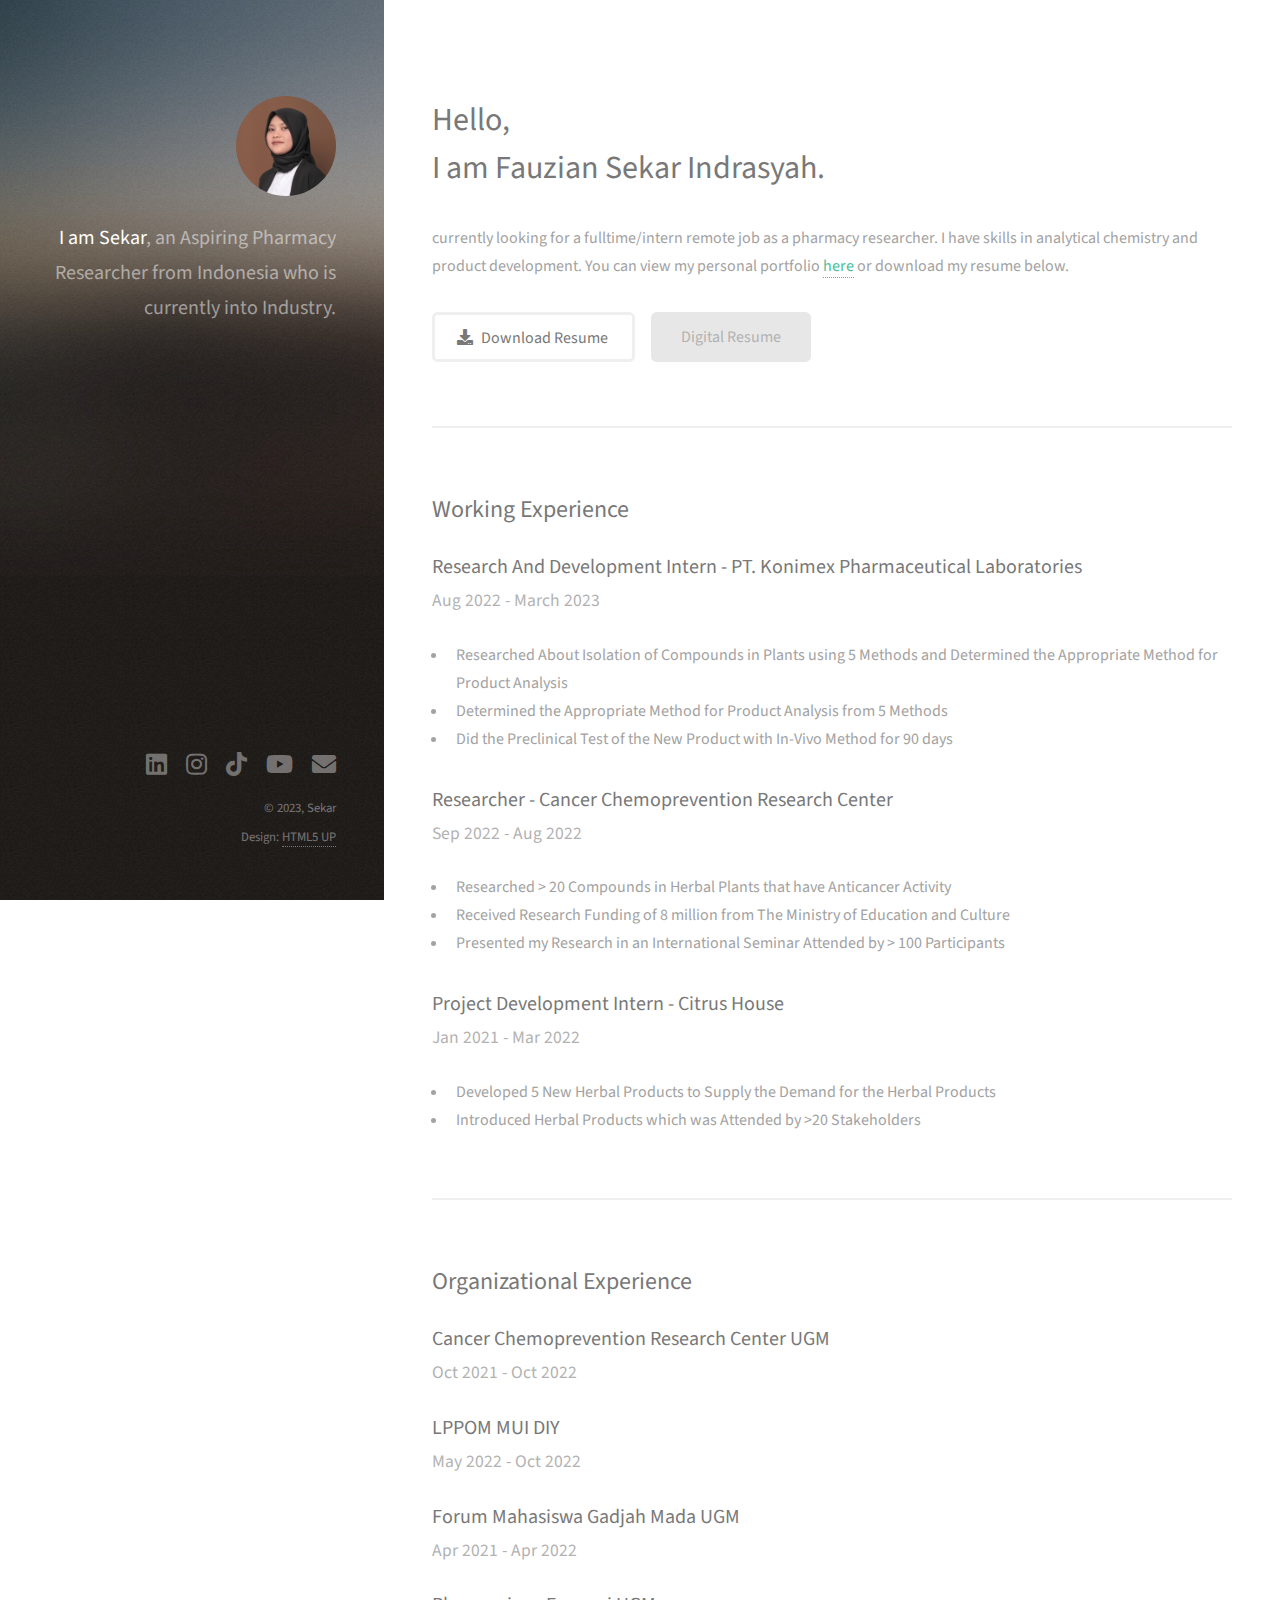
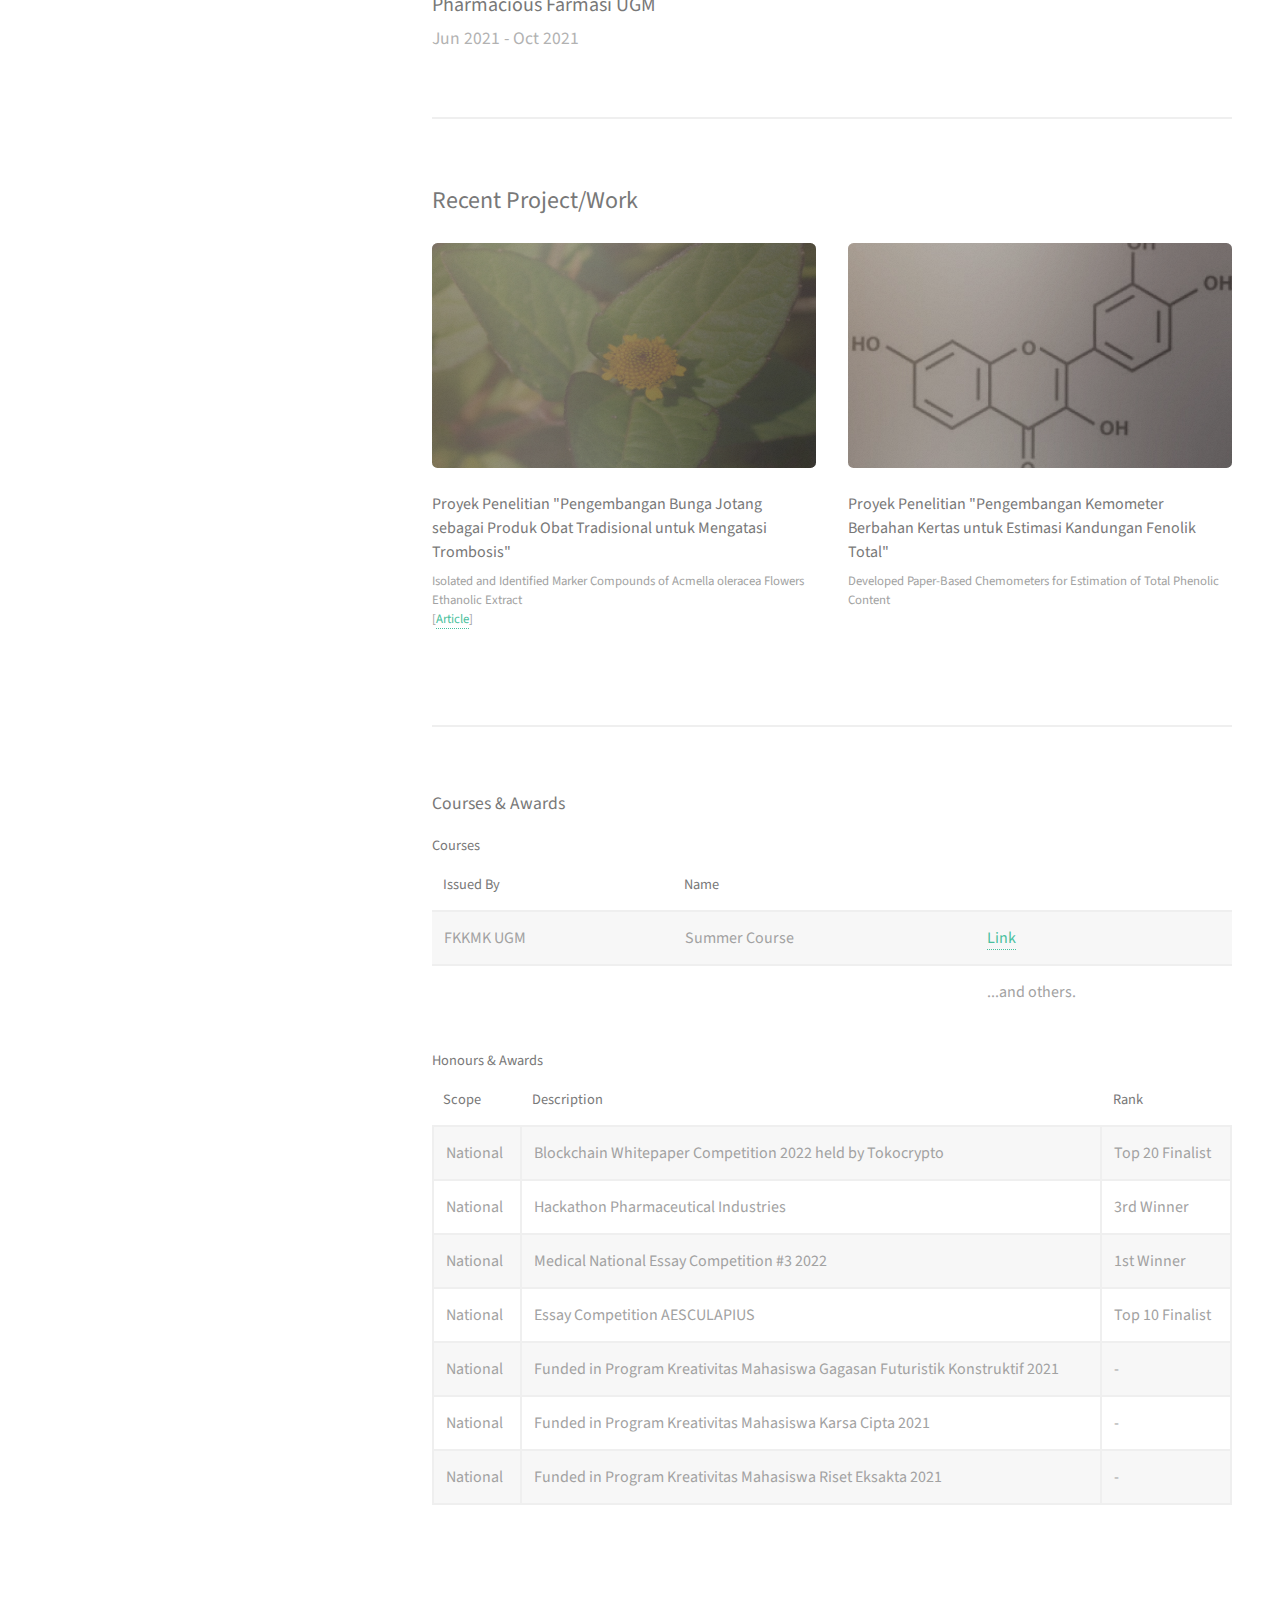
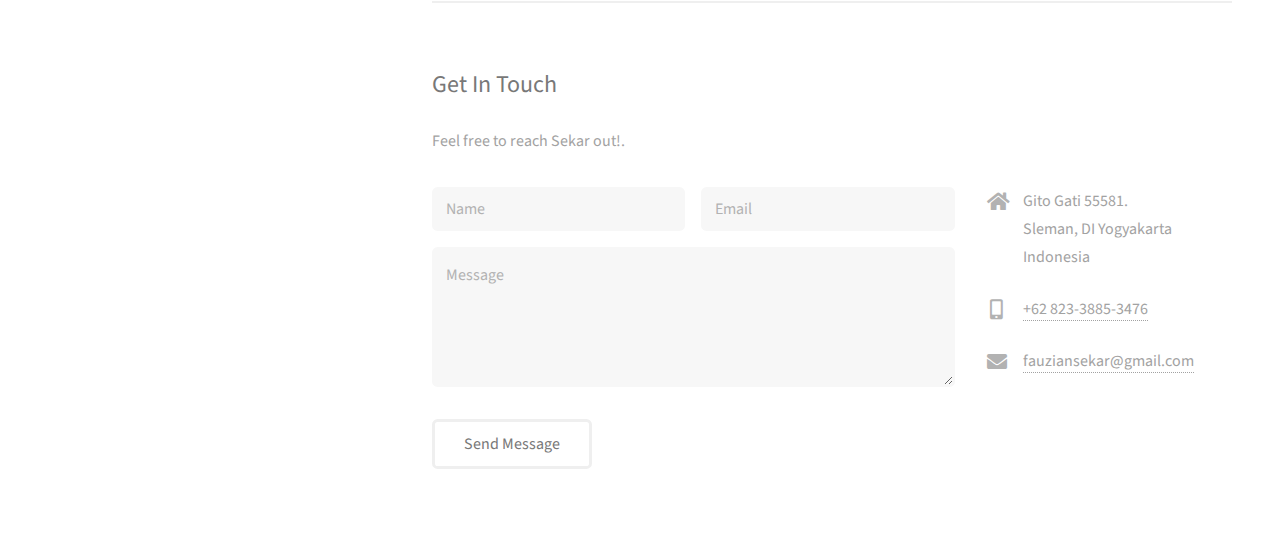
<file: about-me/index.html>
<!DOCTYPE HTML>
<!--
	Strata by HTML5 UP
	html5up.net | @ajlkn
	Free for personal and commercial use under the CCA 3.0 license (html5up.net/license)
-->
<html>
	<head>
		<title>Fauzian Sekar Indrasyah</title>
		<meta charset="utf-8" />
		<meta name="viewport" content="width=device-width, initial-scale=1, user-scalable=no" />
		<link rel="stylesheet" href="assets/css/main.css" />
		<link rel="icon" href="images/icon.png">
	</head>
	<body class="is-preload">

		<!-- Header -->
			<header id="header">
				<div class="inner">
					<a href="#" class="image avatar"><img src="images/avatar.jpg" alt="" /></a>
					<h1><strong>I am Sekar</strong>, an Aspiring Pharmacy<br />
					Researcher from Indonesia who is<br />
					currently into Industry.</h1>
				</div>
			</header>

		<!-- Main -->
			<div id="main">

				<!-- One -->
					<section id="one">
						<header class="major">
							<h2>Hello,<br />
							I am Fauzian Sekar Indrasyah.</h2>
						</header>
						<p>currently looking for a fulltime/intern remote job as a pharmacy researcher. I have skills in analytical chemistry and product development. You can view my personal portfolio <a href="#">here</a> or download my resume below.</p>
						<ul class="actions">
							<li><a href="#"  target="_blank" class="button icon solid fa-download">Download Resume</a></li>
							<li><a href="#" class="button disabled">Digital Resume</a></li>
						</ul>
					</section>

				<!-- Three -->
					<section id="three">
						<h2>Working Experience</h2>

						<section>
							<header>
								<h3>Research And Development Intern - PT. Konimex Pharmaceutical Laboratories</h3>
								<p>Aug 2022 - March 2023</p>
							</header>
							<ul>
								<li>Researched About Isolation of Compounds in Plants using 5 Methods and Determined the Appropriate Method for Product Analysis</li>
								<li>Determined the Appropriate Method for Product Analysis from 5 Methods</li>
								<li>Did the Preclinical Test of the New Product with In-Vivo Method for 90 days</li>
							</ul>
						</section>
						<section>
							<header>
								<h3>Researcher - Cancer Chemoprevention Research Center</h3>
								<p>Sep 2022 - Aug 2022</p>
							</header>
							<ul>
								<li>Researched > 20 Compounds in Herbal Plants that have Anticancer Activity</li>
								<li>Received Research Funding of 8 million from The Ministry of Education and Culture</li>
								<li>Presented my Research in an International Seminar Attended by > 100 Participants</li>
							</ul>
						</section>
						<section>
							<header>
								<h3>Project Development Intern - Citrus House</h3>
								<p>Jan 2021 - Mar 2022</p>
							</header>
							<ul>
								<li>Developed 5 New Herbal Products to Supply the Demand for the Herbal Products</li>
								<li>Introduced Herbal Products which was Attended by >20 Stakeholders</li>
							</ul>
						</section>
					</section>

				<!-- Three -->
					<section id="three">
						<h2>Organizational Experience</h2>

						<section>
							<header>
								<h3>Cancer Chemoprevention Research Center UGM</h3>
								<p>Oct 2021 - Oct 2022</p>
							</header>
						</section>
						<section>
							<header>
								<h3>LPPOM MUI DIY</h3>
								<p>May 2022 - Oct 2022</p>
							</header>
						</section>
						<section>
							<header>
								<h3>Forum Mahasiswa Gadjah Mada UGM</h3>
								<p>Apr 2021 - Apr 2022</p>
							</header>
						</section>
						<section>
							<header>
								<h3>Pharmacious Farmasi UGM</h3>
								<p>Jun 2021 - Oct 2021</p>
							</header>
						</section>
					</section>

				<!-- Three -->
					<section id="two">
						<h2>Recent Project/Work</h2>
						<div class="row">
							<article class="col-6 col-12-xsmall work-item">
								<a href="images/fulls/01.jpg" class="image fit thumb"><img src="images/thumbs/01.jpg" alt="" /></a>
								<h3>Proyek Penelitian "Pengembangan Bunga Jotang sebagai Produk Obat Tradisional untuk Mengatasi Trombosis"</h3>
								<p>Isolated and Identified Marker Compounds of Acmella oleracea Flowers Ethanolic Extract</p>
								<p>[<a href="#" target="_blank">Article</a>]</p>
							</article>
							<article class="col-6 col-12-xsmall work-item">
								<a href="images/fulls/02.jpg" class="image fit thumb"><img src="images/thumbs/02.jpg" alt="" /></a>
								<h3>Proyek Penelitian "Pengembangan Kemometer Berbahan Kertas untuk Estimasi Kandungan Fenolik Total"</h3>
								<p>Developed Paper-Based Chemometers for Estimation of Total Phenolic Content </p>
							</article>
						</div>
					</section>

				<!-- Three -->
					<!-- <section id="four">
						<h2>Certification</h2>
						<div class="row">
							<article class="col-6 col-12-xsmall work-item">
								<a href="images/Certification/aws-ccp-full.png" class="image fit thumb"><img src="images/Certification/aws-ccp-thumb.png" alt="" /></a>
								<h3>AWS Certified Cloud Practitioner</h3>
								<p><strong>Issued by</strong> Amazon Web Services Training and Certification</p>
								<p>[<a href="https://www.credly.com/badges/9a4e0b7c-fc3f-4331-8b54-0b6f9f719461/public_url" target="_blank">Badges</a>]</p>
							</article>
							<article class="col-6 col-12-xsmall work-item">
								<a href="images\Certification\aws-re-start-graduate-full.png" class="image fit thumb"><img src="images\Certification\aws-re-start-graduate-thumb.png" alt="" /></a>
								<h3>AWS re/Start Graduate</h3>
								<p><strong>Issued by</strong> Amazon Web Services Training and Certification</p>
								<p>[<a href="https://www.credly.com/badges/9ad4b124-8364-4488-a012-ff6724f66f9e/public_url" target="_blank">Badges</a>]</p>
							</article>
						</div>
					</section> -->

				<!-- Four -->
					<section id="four">
						<section>
							<h4>Courses & Awards</h4>
							<h5>Courses</h5>
							<div class="table-wrapper">
								<table>
									<thead>
										<tr>
											<th>Issued By</th>
											<th>Name</th>
											<th></th>
										</tr>
									</thead>
									<tbody>
										<tr>
											<td>FKKMK UGM</td>
											<td>Summer Course</td>
											<td><a href="images\Certification\WC2022_Certificate_Participant_Group2_FauzianSI.pdf" target="_blank">Link</a></td>
										</tr>
									</tbody>
									<tfoot>
										<tr>
											<td colspan="2"></td>
											<td>...and others.</td>
										</tr>
									</tfoot>
								</table>
							</div>

							<h5>Honours & Awards</h5>
							<div class="table-wrapper">
								<table class="alt">
									<thead>
										<tr>
											<th>Scope</th>
											<th>Description</th>
											<th>Rank</th>
										</tr>
									</thead>
									<tbody>
										<tr>
											<td>National</td>
											<td>Blockchain Whitepaper Competition 2022 held by Tokocrypto</td>
											<td>Top 20 Finalist</td>
										</tr>
										<tr>
											<td>National</td>
											<td>Hackathon Pharmaceutical Industries</td>
											<td>3rd Winner</td>
										</tr>
										<tr>
											<td>National</td>
											<td>Medical National Essay Competition #3 2022</td>
											<td>1st Winner</td>
										</tr>
										<tr>
											<td>National</td>
											<td>Essay Competition AESCULAPIUS</td>
											<td>Top 10 Finalist</td>
										</tr>
										<tr>
											<td>National</td>
											<td>Funded in Program Kreativitas Mahasiswa Gagasan Futuristik Konstruktif 2021</td>
											<td>-</td>
										</tr>
										<tr>
											<td>National</td>
											<td>Funded in Program Kreativitas Mahasiswa Karsa Cipta 2021</td>
											<td>-</td>
										</tr>
										<tr>
											<td>National</td>
											<td>Funded in Program Kreativitas Mahasiswa Riset Eksakta 2021</td>
											<td>-</td>
										</tr>
									</tbody>
								</table>
							</div>
						</section>

					</section>

				<!-- Five -->
					<section id="five">
						<h2>Get In Touch</h2>
						<p>Feel free to reach Sekar out!.</p>
						<div class="row">
							<div class="col-8 col-12-small">
								<form method="post" action="#">
									<div class="row gtr-uniform gtr-50">
										<div class="col-6 col-12-xsmall"><input type="text" name="name" id="name" placeholder="Name" /></div>
										<div class="col-6 col-12-xsmall"><input type="email" name="email" id="email" placeholder="Email" /></div>
										<div class="col-12"><textarea name="message" id="message" placeholder="Message" rows="4"></textarea></div>
									</div>
								</form>
								<ul class="actions">
									<li><input type="submit" value="Send Message" /></li>
								</ul>
							</div>
							<div class="col-4 col-12-small">
								<ul class="labeled-icons">
									<li>
										<h3 class="icon solid fa-home"><span class="label">Address</span></h3>
										Gito Gati 55581.<br />
										Sleman, DI Yogyakarta<br />
										Indonesia
									</li>
									<li>
										<h3 class="icon solid fa-mobile-alt"><span class="label">Phone</span></h3>
										<a href="http://wa.me/6282338853476">+62 823-3885-3476</a>
									</li>
									<li>
										<h3 class="icon solid fa-envelope"><span class="label">Email</span></h3>
										<a href="mailto:fauziansekar@gmail.com">fauziansekar@gmail.com</a>
									</li>
								</ul>
							</div>
						</div>
					</section>

			</div>

		<!-- Footer -->
			<footer id="footer">
				<div class="inner">
					<ul class="icons">
						<li><a href="https://www.linkedin.com/in/fauzian-sekar-indrasyah/" target="_blank" class="icon brands fa-linkedin"><span class="label">LinkedIn</span></a></li>
						<li><a href="https://www.instagram.com/sekarf12/" target="_blank" class="icon brands fa-instagram"><span class="label">Instagram</span></a></li>
						<li><a href="https://www.tiktok.com/@sekaar.tipstudy/" target="_blank" class="icon brands fa-tiktok"><span class="label">Tiktok</span></a></li>
						<li><a href="https://youtube.com/@sekarindrasyah/" target="_blank" class="icon brands fa-youtube"><span class="label">Youtube</span></a></li>
						<li><a href="mailto:fauziansekar@gmail.com" class="icon solid fa-envelope"><span class="label">Email</span></a></li>
					</ul>
					<ul class="copyright">
						<li>&copy; 2023, Sekar</li><li>Design: <a href="http://html5up.net" target="_blank">HTML5 UP</a></li>
					</ul>
				</div>
			</footer>

		<!-- Scripts -->
			<script src="assets/js/jquery.min.js"></script>
			<script src="assets/js/jquery.poptrox.min.js"></script>
			<script src="assets/js/browser.min.js"></script>
			<script src="assets/js/breakpoints.min.js"></script>
			<script src="assets/js/util.js"></script>
			<script src="assets/js/main.js"></script>

	</body>
</html>
</file>
<file: about-me/assets/css/main.css>
@import url("fontawesome-all.min.css");
@import url("https://fonts.googleapis.com/css?family=Source+Sans+Pro:400,400italic");

/*
	Strata by HTML5 UP
	html5up.net | @ajlkn
	Free for personal and commercial use under the CCA 3.0 license (html5up.net/license)
*/

html, body, div, span, applet, object,
iframe, h1, h2, h3, h4, h5, h6, p, blockquote,
pre, a, abbr, acronym, address, big, cite,
code, del, dfn, em, img, ins, kbd, q, s, samp,
small, strike, strong, sub, sup, tt, var, b,
u, i, center, dl, dt, dd, ol, ul, li, fieldset,
form, label, legend, table, caption, tbody,
tfoot, thead, tr, th, td, article, aside,
canvas, details, embed, figure, figcaption,
footer, header, hgroup, menu, nav, output, ruby,
section, summary, time, mark, audio, video {
	margin: 0;
	padding: 0;
	border: 0;
	font-size: 100%;
	font: inherit;
	vertical-align: baseline;}

article, aside, details, figcaption, figure,
footer, header, hgroup, menu, nav, section {
	display: block;}

body {
	line-height: 1;
}

ol, ul {
	list-style: none;
}

blockquote, q {
	quotes: none;
}

	blockquote:before, blockquote:after, q:before, q:after {
		content: '';
		content: none;
	}

table {
	border-collapse: collapse;
	border-spacing: 0;
}

body {
	-webkit-text-size-adjust: none;
}

mark {
	background-color: transparent;
	color: inherit;
}

input::-moz-focus-inner {
	border: 0;
	padding: 0;
}

input, select, textarea {
	-moz-appearance: none;
	-webkit-appearance: none;
	-ms-appearance: none;
	appearance: none;
}

/* Basic */

	html {
		box-sizing: border-box;
	}

	*, *:before, *:after {
		box-sizing: inherit;
	}

	body {
		background: #fff;
	}

		body.is-preload *, body.is-preload *:before, body.is-preload *:after {
			-moz-animation: none !important;
			-webkit-animation: none !important;
			-ms-animation: none !important;
			animation: none !important;
			-moz-transition: none !important;
			-webkit-transition: none !important;
			-ms-transition: none !important;
			transition: none !important;
		}

	body, input, select, textarea {
		color: #a2a2a2;
		font-family: "Source Sans Pro", Helvetica, sans-serif;
		font-size: 16pt;
		font-weight: 400;
		line-height: 1.75em;
	}

	a {
		-moz-transition: color 0.2s ease-in-out, border-color 0.2s ease-in-out;
		-webkit-transition: color 0.2s ease-in-out, border-color 0.2s ease-in-out;
		-ms-transition: color 0.2s ease-in-out, border-color 0.2s ease-in-out;
		transition: color 0.2s ease-in-out, border-color 0.2s ease-in-out;
		border-bottom: dotted 1px;
		color: #49bf9d;
		text-decoration: none;
	}

		a:hover {
			border-bottom-color: transparent;
			color: #49bf9d !important;
			text-decoration: none;
		}

	strong, b {
		color: #787878;
		font-weight: 400;
	}

	em, i {
		font-style: italic;
	}

	p {
		margin: 0 0 2em 0;
	}

	h1, h2, h3, h4, h5, h6 {
		color: #787878;
		font-weight: 400;
		line-height: 1em;
		margin: 0 0 1em 0;
	}

		h1 a, h2 a, h3 a, h4 a, h5 a, h6 a {
			color: inherit;
			text-decoration: none;
		}

	h1 {
		font-size: 2em;
		line-height: 1.5em;
	}

	h2 {
		font-size: 1.5em;
		line-height: 1.5em;
	}

	h3 {
		font-size: 1.25em;
		line-height: 1.5em;
	}

	h4 {
		font-size: 1.1em;
		line-height: 1.5em;
	}

	h5 {
		font-size: 0.9em;
		line-height: 1.5em;
	}

	h6 {
		font-size: 0.7em;
		line-height: 1.5em;
	}

	sub {
		font-size: 0.8em;
		position: relative;
		top: 0.5em;
	}

	sup {
		font-size: 0.8em;
		position: relative;
		top: -0.5em;
	}

	hr {
		border: 0;
		border-bottom: solid 2px #efefef;
		margin: 2em 0;
	}

		hr.major {
			margin: 3em 0;
		}

	blockquote {
		border-left: solid 6px #efefef;
		font-style: italic;
		margin: 0 0 2em 0;
		padding: 0.5em 0 0.5em 1.5em;
	}

	code {
		background: #f7f7f7;
		border-radius: 0.35em;
		border: solid 2px #efefef;
		font-family: "Courier New", monospace;
		font-size: 0.9em;
		margin: 0 0.25em;
		padding: 0.25em 0.65em;
	}

	pre {
		-webkit-overflow-scrolling: touch;
		font-family: "Courier New", monospace;
		font-size: 0.9em;
		margin: 0 0 2em 0;
	}

		pre code {
			display: block;
			line-height: 1.75em;
			padding: 1em 1.5em;
			overflow-x: auto;
		}

	.align-left {
		text-align: left;
	}

	.align-center {
		text-align: center;
	}

	.align-right {
		text-align: right;
	}

/* Container */

	.container {
		margin: 0 auto;
		max-width: calc(100% - 4em);
		width: 100%;
	}

		.container.xsmall {
			width: 25%;
		}

		.container.small {
			width: 50%;
		}

		.container.medium {
			width: 75%;
		}

		.container.large {
			width: 125%;
		}

		.container.xlarge {
			width: 150%;
		}

		.container.max {
			width: 100%;
		}

		@media screen and (max-width: 980px) {

			.container {
				width: 100% !important;
				max-width: 100% !important;
			}

		}

		@media screen and (max-width: 480px) {

			.container {
				max-width: calc(100% - 3em);
			}

		}

/* Row */

	.row {
		display: flex;
		flex-wrap: wrap;
		box-sizing: border-box;
		align-items: stretch;
	}

		.row > * {
			box-sizing: border-box;
		}

		.row.gtr-uniform > * > :last-child {
			margin-bottom: 0;
		}

		.row.aln-left {
			justify-content: flex-start;
		}

		.row.aln-center {
			justify-content: center;
		}

		.row.aln-right {
			justify-content: flex-end;
		}

		.row.aln-top {
			align-items: flex-start;
		}

		.row.aln-middle {
			align-items: center;
		}

		.row.aln-bottom {
			align-items: flex-end;
		}

		.row > .imp {
			order: -1;
		}

		.row > .col-1 {
			width: 8.33333%;
		}

		.row > .off-1 {
			margin-left: 8.33333%;
		}

		.row > .col-2 {
			width: 16.66667%;
		}

		.row > .off-2 {
			margin-left: 16.66667%;
		}

		.row > .col-3 {
			width: 25%;
		}

		.row > .off-3 {
			margin-left: 25%;
		}

		.row > .col-4 {
			width: 33.33333%;
		}

		.row > .off-4 {
			margin-left: 33.33333%;
		}

		.row > .col-5 {
			width: 41.66667%;
		}

		.row > .off-5 {
			margin-left: 41.66667%;
		}

		.row > .col-6 {
			width: 50%;
		}

		.row > .off-6 {
			margin-left: 50%;
		}

		.row > .col-7 {
			width: 58.33333%;
		}

		.row > .off-7 {
			margin-left: 58.33333%;
		}

		.row > .col-8 {
			width: 66.66667%;
		}

		.row > .off-8 {
			margin-left: 66.66667%;
		}

		.row > .col-9 {
			width: 75%;
		}

		.row > .off-9 {
			margin-left: 75%;
		}

		.row > .col-10 {
			width: 83.33333%;
		}

		.row > .off-10 {
			margin-left: 83.33333%;
		}

		.row > .col-11 {
			width: 91.66667%;
		}

		.row > .off-11 {
			margin-left: 91.66667%;
		}

		.row > .col-12 {
			width: 100%;
		}

		.row > .off-12 {
			margin-left: 100%;
		}

		.row.gtr-0 {
			margin-top: 0;
			margin-left: 0em;
		}

			.row.gtr-0 > * {
				padding: 0 0 0 0em;
			}

			.row.gtr-0.gtr-uniform {
				margin-top: 0em;
			}

				.row.gtr-0.gtr-uniform > * {
					padding-top: 0em;
				}

		.row.gtr-25 {
			margin-top: 0;
			margin-left: -0.625em;
		}

			.row.gtr-25 > * {
				padding: 0 0 0 0.625em;
			}

			.row.gtr-25.gtr-uniform {
				margin-top: -0.625em;
			}

				.row.gtr-25.gtr-uniform > * {
					padding-top: 0.625em;
				}

		.row.gtr-50 {
			margin-top: 0;
			margin-left: -1.25em;
		}

			.row.gtr-50 > * {
				padding: 0 0 0 1.25em;
			}

			.row.gtr-50.gtr-uniform {
				margin-top: -1.25em;
			}

				.row.gtr-50.gtr-uniform > * {
					padding-top: 1.25em;
				}

		.row {
			margin-top: 0;
			margin-left: -2.5em;
		}

			.row > * {
				padding: 0 0 0 2.5em;
			}

			.row.gtr-uniform {
				margin-top: -2.5em;
			}

				.row.gtr-uniform > * {
					padding-top: 2.5em;
				}

		.row.gtr-150 {
			margin-top: 0;
			margin-left: -3.75em;
		}

			.row.gtr-150 > * {
				padding: 0 0 0 3.75em;
			}

			.row.gtr-150.gtr-uniform {
				margin-top: -3.75em;
			}

				.row.gtr-150.gtr-uniform > * {
					padding-top: 3.75em;
				}

		.row.gtr-200 {
			margin-top: 0;
			margin-left: -5em;
		}

			.row.gtr-200 > * {
				padding: 0 0 0 5em;
			}

			.row.gtr-200.gtr-uniform {
				margin-top: -5em;
			}

				.row.gtr-200.gtr-uniform > * {
					padding-top: 5em;
				}

		@media screen and (max-width: 1800px) {

			.row {
				display: flex;
				flex-wrap: wrap;
				box-sizing: border-box;
				align-items: stretch;
			}

				.row > * {
					box-sizing: border-box;
				}

				.row.gtr-uniform > * > :last-child {
					margin-bottom: 0;
				}

				.row.aln-left {
					justify-content: flex-start;
				}

				.row.aln-center {
					justify-content: center;
				}

				.row.aln-right {
					justify-content: flex-end;
				}

				.row.aln-top {
					align-items: flex-start;
				}

				.row.aln-middle {
					align-items: center;
				}

				.row.aln-bottom {
					align-items: flex-end;
				}

				.row > .imp-xlarge {
					order: -1;
				}

				.row > .col-1-xlarge {
					width: 8.33333%;
				}

				.row > .off-1-xlarge {
					margin-left: 8.33333%;
				}

				.row > .col-2-xlarge {
					width: 16.66667%;
				}

				.row > .off-2-xlarge {
					margin-left: 16.66667%;
				}

				.row > .col-3-xlarge {
					width: 25%;
				}

				.row > .off-3-xlarge {
					margin-left: 25%;
				}

				.row > .col-4-xlarge {
					width: 33.33333%;
				}

				.row > .off-4-xlarge {
					margin-left: 33.33333%;
				}

				.row > .col-5-xlarge {
					width: 41.66667%;
				}

				.row > .off-5-xlarge {
					margin-left: 41.66667%;
				}

				.row > .col-6-xlarge {
					width: 50%;
				}

				.row > .off-6-xlarge {
					margin-left: 50%;
				}

				.row > .col-7-xlarge {
					width: 58.33333%;
				}

				.row > .off-7-xlarge {
					margin-left: 58.33333%;
				}

				.row > .col-8-xlarge {
					width: 66.66667%;
				}

				.row > .off-8-xlarge {
					margin-left: 66.66667%;
				}

				.row > .col-9-xlarge {
					width: 75%;
				}

				.row > .off-9-xlarge {
					margin-left: 75%;
				}

				.row > .col-10-xlarge {
					width: 83.33333%;
				}

				.row > .off-10-xlarge {
					margin-left: 83.33333%;
				}

				.row > .col-11-xlarge {
					width: 91.66667%;
				}

				.row > .off-11-xlarge {
					margin-left: 91.66667%;
				}

				.row > .col-12-xlarge {
					width: 100%;
				}

				.row > .off-12-xlarge {
					margin-left: 100%;
				}

				.row.gtr-0 {
					margin-top: 0;
					margin-left: 0em;
				}

					.row.gtr-0 > * {
						padding: 0 0 0 0em;
					}

					.row.gtr-0.gtr-uniform {
						margin-top: 0em;
					}

						.row.gtr-0.gtr-uniform > * {
							padding-top: 0em;
						}

				.row.gtr-25 {
					margin-top: 0;
					margin-left: -0.625em;
				}

					.row.gtr-25 > * {
						padding: 0 0 0 0.625em;
					}

					.row.gtr-25.gtr-uniform {
						margin-top: -0.625em;
					}

						.row.gtr-25.gtr-uniform > * {
							padding-top: 0.625em;
						}

				.row.gtr-50 {
					margin-top: 0;
					margin-left: -1.25em;
				}

					.row.gtr-50 > * {
						padding: 0 0 0 1.25em;
					}

					.row.gtr-50.gtr-uniform {
						margin-top: -1.25em;
					}

						.row.gtr-50.gtr-uniform > * {
							padding-top: 1.25em;
						}

				.row {
					margin-top: 0;
					margin-left: -2.5em;
				}

					.row > * {
						padding: 0 0 0 2.5em;
					}

					.row.gtr-uniform {
						margin-top: -2.5em;
					}

						.row.gtr-uniform > * {
							padding-top: 2.5em;
						}

				.row.gtr-150 {
					margin-top: 0;
					margin-left: -3.75em;
				}

					.row.gtr-150 > * {
						padding: 0 0 0 3.75em;
					}

					.row.gtr-150.gtr-uniform {
						margin-top: -3.75em;
					}

						.row.gtr-150.gtr-uniform > * {
							padding-top: 3.75em;
						}

				.row.gtr-200 {
					margin-top: 0;
					margin-left: -5em;
				}

					.row.gtr-200 > * {
						padding: 0 0 0 5em;
					}

					.row.gtr-200.gtr-uniform {
						margin-top: -5em;
					}

						.row.gtr-200.gtr-uniform > * {
							padding-top: 5em;
						}

		}

		@media screen and (max-width: 1280px) {

			.row {
				display: flex;
				flex-wrap: wrap;
				box-sizing: border-box;
				align-items: stretch;
			}

				.row > * {
					box-sizing: border-box;
				}

				.row.gtr-uniform > * > :last-child {
					margin-bottom: 0;
				}

				.row.aln-left {
					justify-content: flex-start;
				}

				.row.aln-center {
					justify-content: center;
				}

				.row.aln-right {
					justify-content: flex-end;
				}

				.row.aln-top {
					align-items: flex-start;
				}

				.row.aln-middle {
					align-items: center;
				}

				.row.aln-bottom {
					align-items: flex-end;
				}

				.row > .imp-large {
					order: -1;
				}

				.row > .col-1-large {
					width: 8.33333%;
				}

				.row > .off-1-large {
					margin-left: 8.33333%;
				}

				.row > .col-2-large {
					width: 16.66667%;
				}

				.row > .off-2-large {
					margin-left: 16.66667%;
				}

				.row > .col-3-large {
					width: 25%;
				}

				.row > .off-3-large {
					margin-left: 25%;
				}

				.row > .col-4-large {
					width: 33.33333%;
				}

				.row > .off-4-large {
					margin-left: 33.33333%;
				}

				.row > .col-5-large {
					width: 41.66667%;
				}

				.row > .off-5-large {
					margin-left: 41.66667%;
				}

				.row > .col-6-large {
					width: 50%;
				}

				.row > .off-6-large {
					margin-left: 50%;
				}

				.row > .col-7-large {
					width: 58.33333%;
				}

				.row > .off-7-large {
					margin-left: 58.33333%;
				}

				.row > .col-8-large {
					width: 66.66667%;
				}

				.row > .off-8-large {
					margin-left: 66.66667%;
				}

				.row > .col-9-large {
					width: 75%;
				}

				.row > .off-9-large {
					margin-left: 75%;
				}

				.row > .col-10-large {
					width: 83.33333%;
				}

				.row > .off-10-large {
					margin-left: 83.33333%;
				}

				.row > .col-11-large {
					width: 91.66667%;
				}

				.row > .off-11-large {
					margin-left: 91.66667%;
				}

				.row > .col-12-large {
					width: 100%;
				}

				.row > .off-12-large {
					margin-left: 100%;
				}

				.row.gtr-0 {
					margin-top: 0;
					margin-left: 0em;
				}

					.row.gtr-0 > * {
						padding: 0 0 0 0em;
					}

					.row.gtr-0.gtr-uniform {
						margin-top: 0em;
					}

						.row.gtr-0.gtr-uniform > * {
							padding-top: 0em;
						}

				.row.gtr-25 {
					margin-top: 0;
					margin-left: -0.5em;
				}

					.row.gtr-25 > * {
						padding: 0 0 0 0.5em;
					}

					.row.gtr-25.gtr-uniform {
						margin-top: -0.5em;
					}

						.row.gtr-25.gtr-uniform > * {
							padding-top: 0.5em;
						}

				.row.gtr-50 {
					margin-top: 0;
					margin-left: -1em;
				}

					.row.gtr-50 > * {
						padding: 0 0 0 1em;
					}

					.row.gtr-50.gtr-uniform {
						margin-top: -1em;
					}

						.row.gtr-50.gtr-uniform > * {
							padding-top: 1em;
						}

				.row {
					margin-top: 0;
					margin-left: -2em;
				}

					.row > * {
						padding: 0 0 0 2em;
					}

					.row.gtr-uniform {
						margin-top: -2em;
					}

						.row.gtr-uniform > * {
							padding-top: 2em;
						}

				.row.gtr-150 {
					margin-top: 0;
					margin-left: -3em;
				}

					.row.gtr-150 > * {
						padding: 0 0 0 3em;
					}

					.row.gtr-150.gtr-uniform {
						margin-top: -3em;
					}

						.row.gtr-150.gtr-uniform > * {
							padding-top: 3em;
						}

				.row.gtr-200 {
					margin-top: 0;
					margin-left: -4em;
				}

					.row.gtr-200 > * {
						padding: 0 0 0 4em;
					}

					.row.gtr-200.gtr-uniform {
						margin-top: -4em;
					}

						.row.gtr-200.gtr-uniform > * {
							padding-top: 4em;
						}

		}

		@media screen and (max-width: 980px) {

			.row {
				display: flex;
				flex-wrap: wrap;
				box-sizing: border-box;
				align-items: stretch;
			}

				.row > * {
					box-sizing: border-box;
				}

				.row.gtr-uniform > * > :last-child {
					margin-bottom: 0;
				}

				.row.aln-left {
					justify-content: flex-start;
				}

				.row.aln-center {
					justify-content: center;
				}

				.row.aln-right {
					justify-content: flex-end;
				}

				.row.aln-top {
					align-items: flex-start;
				}

				.row.aln-middle {
					align-items: center;
				}

				.row.aln-bottom {
					align-items: flex-end;
				}

				.row > .imp-medium {
					order: -1;
				}

				.row > .col-1-medium {
					width: 8.33333%;
				}

				.row > .off-1-medium {
					margin-left: 8.33333%;
				}

				.row > .col-2-medium {
					width: 16.66667%;
				}

				.row > .off-2-medium {
					margin-left: 16.66667%;
				}

				.row > .col-3-medium {
					width: 25%;
				}

				.row > .off-3-medium {
					margin-left: 25%;
				}

				.row > .col-4-medium {
					width: 33.33333%;
				}

				.row > .off-4-medium {
					margin-left: 33.33333%;
				}

				.row > .col-5-medium {
					width: 41.66667%;
				}

				.row > .off-5-medium {
					margin-left: 41.66667%;
				}

				.row > .col-6-medium {
					width: 50%;
				}

				.row > .off-6-medium {
					margin-left: 50%;
				}

				.row > .col-7-medium {
					width: 58.33333%;
				}

				.row > .off-7-medium {
					margin-left: 58.33333%;
				}

				.row > .col-8-medium {
					width: 66.66667%;
				}

				.row > .off-8-medium {
					margin-left: 66.66667%;
				}

				.row > .col-9-medium {
					width: 75%;
				}

				.row > .off-9-medium {
					margin-left: 75%;
				}

				.row > .col-10-medium {
					width: 83.33333%;
				}

				.row > .off-10-medium {
					margin-left: 83.33333%;
				}

				.row > .col-11-medium {
					width: 91.66667%;
				}

				.row > .off-11-medium {
					margin-left: 91.66667%;
				}

				.row > .col-12-medium {
					width: 100%;
				}

				.row > .off-12-medium {
					margin-left: 100%;
				}

				.row.gtr-0 {
					margin-top: 0;
					margin-left: 0em;
				}

					.row.gtr-0 > * {
						padding: 0 0 0 0em;
					}

					.row.gtr-0.gtr-uniform {
						margin-top: 0em;
					}

						.row.gtr-0.gtr-uniform > * {
							padding-top: 0em;
						}

				.row.gtr-25 {
					margin-top: 0;
					margin-left: -0.5em;
				}

					.row.gtr-25 > * {
						padding: 0 0 0 0.5em;
					}

					.row.gtr-25.gtr-uniform {
						margin-top: -0.5em;
					}

						.row.gtr-25.gtr-uniform > * {
							padding-top: 0.5em;
						}

				.row.gtr-50 {
					margin-top: 0;
					margin-left: -1em;
				}

					.row.gtr-50 > * {
						padding: 0 0 0 1em;
					}

					.row.gtr-50.gtr-uniform {
						margin-top: -1em;
					}

						.row.gtr-50.gtr-uniform > * {
							padding-top: 1em;
						}

				.row {
					margin-top: 0;
					margin-left: -2em;
				}

					.row > * {
						padding: 0 0 0 2em;
					}

					.row.gtr-uniform {
						margin-top: -2em;
					}

						.row.gtr-uniform > * {
							padding-top: 2em;
						}

				.row.gtr-150 {
					margin-top: 0;
					margin-left: -3em;
				}

					.row.gtr-150 > * {
						padding: 0 0 0 3em;
					}

					.row.gtr-150.gtr-uniform {
						margin-top: -3em;
					}

						.row.gtr-150.gtr-uniform > * {
							padding-top: 3em;
						}

				.row.gtr-200 {
					margin-top: 0;
					margin-left: -4em;
				}

					.row.gtr-200 > * {
						padding: 0 0 0 4em;
					}

					.row.gtr-200.gtr-uniform {
						margin-top: -4em;
					}

						.row.gtr-200.gtr-uniform > * {
							padding-top: 4em;
						}

		}

		@media screen and (max-width: 736px) {

			.row {
				display: flex;
				flex-wrap: wrap;
				box-sizing: border-box;
				align-items: stretch;
			}

				.row > * {
					box-sizing: border-box;
				}

				.row.gtr-uniform > * > :last-child {
					margin-bottom: 0;
				}

				.row.aln-left {
					justify-content: flex-start;
				}

				.row.aln-center {
					justify-content: center;
				}

				.row.aln-right {
					justify-content: flex-end;
				}

				.row.aln-top {
					align-items: flex-start;
				}

				.row.aln-middle {
					align-items: center;
				}

				.row.aln-bottom {
					align-items: flex-end;
				}

				.row > .imp-small {
					order: -1;
				}

				.row > .col-1-small {
					width: 8.33333%;
				}

				.row > .off-1-small {
					margin-left: 8.33333%;
				}

				.row > .col-2-small {
					width: 16.66667%;
				}

				.row > .off-2-small {
					margin-left: 16.66667%;
				}

				.row > .col-3-small {
					width: 25%;
				}

				.row > .off-3-small {
					margin-left: 25%;
				}

				.row > .col-4-small {
					width: 33.33333%;
				}

				.row > .off-4-small {
					margin-left: 33.33333%;
				}

				.row > .col-5-small {
					width: 41.66667%;
				}

				.row > .off-5-small {
					margin-left: 41.66667%;
				}

				.row > .col-6-small {
					width: 50%;
				}

				.row > .off-6-small {
					margin-left: 50%;
				}

				.row > .col-7-small {
					width: 58.33333%;
				}

				.row > .off-7-small {
					margin-left: 58.33333%;
				}

				.row > .col-8-small {
					width: 66.66667%;
				}

				.row > .off-8-small {
					margin-left: 66.66667%;
				}

				.row > .col-9-small {
					width: 75%;
				}

				.row > .off-9-small {
					margin-left: 75%;
				}

				.row > .col-10-small {
					width: 83.33333%;
				}

				.row > .off-10-small {
					margin-left: 83.33333%;
				}

				.row > .col-11-small {
					width: 91.66667%;
				}

				.row > .off-11-small {
					margin-left: 91.66667%;
				}

				.row > .col-12-small {
					width: 100%;
				}

				.row > .off-12-small {
					margin-left: 100%;
				}

				.row.gtr-0 {
					margin-top: 0;
					margin-left: 0em;
				}

					.row.gtr-0 > * {
						padding: 0 0 0 0em;
					}

					.row.gtr-0.gtr-uniform {
						margin-top: 0em;
					}

						.row.gtr-0.gtr-uniform > * {
							padding-top: 0em;
						}

				.row.gtr-25 {
					margin-top: 0;
					margin-left: -0.375em;
				}

					.row.gtr-25 > * {
						padding: 0 0 0 0.375em;
					}

					.row.gtr-25.gtr-uniform {
						margin-top: -0.375em;
					}

						.row.gtr-25.gtr-uniform > * {
							padding-top: 0.375em;
						}

				.row.gtr-50 {
					margin-top: 0;
					margin-left: -0.75em;
				}

					.row.gtr-50 > * {
						padding: 0 0 0 0.75em;
					}

					.row.gtr-50.gtr-uniform {
						margin-top: -0.75em;
					}

						.row.gtr-50.gtr-uniform > * {
							padding-top: 0.75em;
						}

				.row {
					margin-top: 0;
					margin-left: -1.5em;
				}

					.row > * {
						padding: 0 0 0 1.5em;
					}

					.row.gtr-uniform {
						margin-top: -1.5em;
					}

						.row.gtr-uniform > * {
							padding-top: 1.5em;
						}

				.row.gtr-150 {
					margin-top: 0;
					margin-left: -2.25em;
				}

					.row.gtr-150 > * {
						padding: 0 0 0 2.25em;
					}

					.row.gtr-150.gtr-uniform {
						margin-top: -2.25em;
					}

						.row.gtr-150.gtr-uniform > * {
							padding-top: 2.25em;
						}

				.row.gtr-200 {
					margin-top: 0;
					margin-left: -3em;
				}

					.row.gtr-200 > * {
						padding: 0 0 0 3em;
					}

					.row.gtr-200.gtr-uniform {
						margin-top: -3em;
					}

						.row.gtr-200.gtr-uniform > * {
							padding-top: 3em;
						}

		}

		@media screen and (max-width: 480px) {

			.row {
				display: flex;
				flex-wrap: wrap;
				box-sizing: border-box;
				align-items: stretch;
			}

				.row > * {
					box-sizing: border-box;
				}

				.row.gtr-uniform > * > :last-child {
					margin-bottom: 0;
				}

				.row.aln-left {
					justify-content: flex-start;
				}

				.row.aln-center {
					justify-content: center;
				}

				.row.aln-right {
					justify-content: flex-end;
				}

				.row.aln-top {
					align-items: flex-start;
				}

				.row.aln-middle {
					align-items: center;
				}

				.row.aln-bottom {
					align-items: flex-end;
				}

				.row > .imp-xsmall {
					order: -1;
				}

				.row > .col-1-xsmall {
					width: 8.33333%;
				}

				.row > .off-1-xsmall {
					margin-left: 8.33333%;
				}

				.row > .col-2-xsmall {
					width: 16.66667%;
				}

				.row > .off-2-xsmall {
					margin-left: 16.66667%;
				}

				.row > .col-3-xsmall {
					width: 25%;
				}

				.row > .off-3-xsmall {
					margin-left: 25%;
				}

				.row > .col-4-xsmall {
					width: 33.33333%;
				}

				.row > .off-4-xsmall {
					margin-left: 33.33333%;
				}

				.row > .col-5-xsmall {
					width: 41.66667%;
				}

				.row > .off-5-xsmall {
					margin-left: 41.66667%;
				}

				.row > .col-6-xsmall {
					width: 50%;
				}

				.row > .off-6-xsmall {
					margin-left: 50%;
				}

				.row > .col-7-xsmall {
					width: 58.33333%;
				}

				.row > .off-7-xsmall {
					margin-left: 58.33333%;
				}

				.row > .col-8-xsmall {
					width: 66.66667%;
				}

				.row > .off-8-xsmall {
					margin-left: 66.66667%;
				}

				.row > .col-9-xsmall {
					width: 75%;
				}

				.row > .off-9-xsmall {
					margin-left: 75%;
				}

				.row > .col-10-xsmall {
					width: 83.33333%;
				}

				.row > .off-10-xsmall {
					margin-left: 83.33333%;
				}

				.row > .col-11-xsmall {
					width: 91.66667%;
				}

				.row > .off-11-xsmall {
					margin-left: 91.66667%;
				}

				.row > .col-12-xsmall {
					width: 100%;
				}

				.row > .off-12-xsmall {
					margin-left: 100%;
				}

				.row.gtr-0 {
					margin-top: 0;
					margin-left: 0em;
				}

					.row.gtr-0 > * {
						padding: 0 0 0 0em;
					}

					.row.gtr-0.gtr-uniform {
						margin-top: 0em;
					}

						.row.gtr-0.gtr-uniform > * {
							padding-top: 0em;
						}

				.row.gtr-25 {
					margin-top: 0;
					margin-left: -0.375em;
				}

					.row.gtr-25 > * {
						padding: 0 0 0 0.375em;
					}

					.row.gtr-25.gtr-uniform {
						margin-top: -0.375em;
					}

						.row.gtr-25.gtr-uniform > * {
							padding-top: 0.375em;
						}

				.row.gtr-50 {
					margin-top: 0;
					margin-left: -0.75em;
				}

					.row.gtr-50 > * {
						padding: 0 0 0 0.75em;
					}

					.row.gtr-50.gtr-uniform {
						margin-top: -0.75em;
					}

						.row.gtr-50.gtr-uniform > * {
							padding-top: 0.75em;
						}

				.row {
					margin-top: 0;
					margin-left: -1.5em;
				}

					.row > * {
						padding: 0 0 0 1.5em;
					}

					.row.gtr-uniform {
						margin-top: -1.5em;
					}

						.row.gtr-uniform > * {
							padding-top: 1.5em;
						}

				.row.gtr-150 {
					margin-top: 0;
					margin-left: -2.25em;
				}

					.row.gtr-150 > * {
						padding: 0 0 0 2.25em;
					}

					.row.gtr-150.gtr-uniform {
						margin-top: -2.25em;
					}

						.row.gtr-150.gtr-uniform > * {
							padding-top: 2.25em;
						}

				.row.gtr-200 {
					margin-top: 0;
					margin-left: -3em;
				}

					.row.gtr-200 > * {
						padding: 0 0 0 3em;
					}

					.row.gtr-200.gtr-uniform {
						margin-top: -3em;
					}

						.row.gtr-200.gtr-uniform > * {
							padding-top: 3em;
						}

		}

/* Section/Article */

	section.special, article.special {
		text-align: center;
	}

	header p {
		color: #b2b2b2;
		position: relative;
		margin: 0 0 1.5em 0;
	}

	header h2 + p {
		font-size: 1.25em;
		margin-top: -1em;
		line-height: 1.5em;
	}

	header h3 + p {
		font-size: 1.1em;
		margin-top: -0.8em;
		line-height: 1.5em;
	}

	header h4 + p,
	header h5 + p,
	header h6 + p {
		font-size: 0.9em;
		margin-top: -0.6em;
		line-height: 1.5em;
	}

	header.major h2 {
		font-size: 2em;
	}

/* Form */

	form {
		margin: 0 0 2em 0;
	}

	label {
		color: #787878;
		display: block;
		font-size: 0.9em;
		font-weight: 400;
		margin: 0 0 1em 0;
	}

	input[type="text"],
	input[type="password"],
	input[type="email"],
	select,
	textarea {
		-moz-appearance: none;
		-webkit-appearance: none;
		-ms-appearance: none;
		appearance: none;
		background: #f7f7f7;
		border-radius: 0.35em;
		border: solid 2px transparent;
		color: inherit;
		display: block;
		outline: 0;
		padding: 0 0.75em;
		text-decoration: none;
		width: 100%;
	}

		input[type="text"]:invalid,
		input[type="password"]:invalid,
		input[type="email"]:invalid,
		select:invalid,
		textarea:invalid {
			box-shadow: none;
		}

		input[type="text"]:focus,
		input[type="password"]:focus,
		input[type="email"]:focus,
		select:focus,
		textarea:focus {
			border-color: #49bf9d;
		}

	select {
		background-image: url("data:image/svg+xml;charset=utf8,%3Csvg xmlns='http://www.w3.org/2000/svg' width='40' height='40' preserveAspectRatio='none' viewBox='0 0 40 40'%3E%3Cpath d='M9.4,12.3l10.4,10.4l10.4-10.4c0.2-0.2,0.5-0.4,0.9-0.4c0.3,0,0.6,0.1,0.9,0.4l3.3,3.3c0.2,0.2,0.4,0.5,0.4,0.9 c0,0.4-0.1,0.6-0.4,0.9L20.7,31.9c-0.2,0.2-0.5,0.4-0.9,0.4c-0.3,0-0.6-0.1-0.9-0.4L4.3,17.3c-0.2-0.2-0.4-0.5-0.4-0.9 c0-0.4,0.1-0.6,0.4-0.9l3.3-3.3c0.2-0.2,0.5-0.4,0.9-0.4S9.1,12.1,9.4,12.3z' fill='%23dfdfdf' /%3E%3C/svg%3E");
		background-size: 1.25rem;
		background-repeat: no-repeat;
		background-position: calc(100% - 1rem) center;
		height: 2.75em;
		padding-right: 2.75em;
		text-overflow: ellipsis;
	}

		select option {
			color: #787878;
			background: #fff;
		}

		select:focus::-ms-value {
			background-color: transparent;
		}

		select::-ms-expand {
			display: none;
		}

	input[type="text"],
	input[type="password"],
	input[type="email"],
	select {
		height: 2.75em;
	}

	textarea {
		padding: 0.75em;
	}

	input[type="checkbox"],
	input[type="radio"] {
		-moz-appearance: none;
		-webkit-appearance: none;
		-ms-appearance: none;
		appearance: none;
		display: block;
		float: left;
		margin-right: -2em;
		opacity: 0;
		width: 1em;
		z-index: -1;
	}

		input[type="checkbox"] + label,
		input[type="radio"] + label {
			text-decoration: none;
			color: #a2a2a2;
			cursor: pointer;
			display: inline-block;
			font-size: 1em;
			font-weight: 400;
			padding-left: 2.4em;
			padding-right: 0.75em;
			position: relative;
		}

			input[type="checkbox"] + label:before,
			input[type="radio"] + label:before {
				-moz-osx-font-smoothing: grayscale;
				-webkit-font-smoothing: antialiased;
				display: inline-block;
				font-style: normal;
				font-variant: normal;
				text-rendering: auto;
				line-height: 1;
				text-transform: none !important;
				font-family: 'Font Awesome 5 Free';
				font-weight: 900;
			}

			input[type="checkbox"] + label:before,
			input[type="radio"] + label:before {
				background: #f7f7f7;
				border-radius: 0.35em;
				border: solid 2px transparent;
				content: '';
				display: inline-block;
				font-size: 0.8em;
				height: 2.0625em;
				left: 0;
				line-height: 1.85625em;
				position: absolute;
				text-align: center;
				top: 0;
				width: 2.0625em;
			}

		input[type="checkbox"]:checked + label:before,
		input[type="radio"]:checked + label:before {
			background: #787878;
			border-color: #787878;
			color: #fff;
			content: '\f00c';
		}

		input[type="checkbox"]:focus + label:before,
		input[type="radio"]:focus + label:before {
			border-color: #49bf9d;
		}

	input[type="checkbox"] + label:before {
		border-radius: 0.35em;
	}

	input[type="radio"] + label:before {
		border-radius: 100%;
	}

	::-webkit-input-placeholder {
		color: #b2b2b2 !important;
		opacity: 1.0;
	}

	:-moz-placeholder {
		color: #b2b2b2 !important;
		opacity: 1.0;
	}

	::-moz-placeholder {
		color: #b2b2b2 !important;
		opacity: 1.0;
	}

	:-ms-input-placeholder {
		color: #b2b2b2 !important;
		opacity: 1.0;
	}

/* Box */

	.box {
		border-radius: 0.35em;
		border: solid 2px #efefef;
		margin-bottom: 2em;
		padding: 1.5em;
	}

		.box > :last-child,
		.box > :last-child > :last-child,
		.box > :last-child > :last-child > :last-child {
			margin-bottom: 0;
		}

		.box.alt {
			border: 0;
			border-radius: 0;
			padding: 0;
		}

/* Icon */

	.icon {
		text-decoration: none;
		border-bottom: none;
		position: relative;
	}

		.icon:before {
			-moz-osx-font-smoothing: grayscale;
			-webkit-font-smoothing: antialiased;
			display: inline-block;
			font-style: normal;
			font-variant: normal;
			text-rendering: auto;
			line-height: 1;
			text-transform: none !important;
			font-family: 'Font Awesome 5 Free';
			font-weight: 400;
		}

		.icon > .label {
			display: none;
		}

		.icon:before {
			line-height: inherit;
		}

		.icon.solid:before {
			font-weight: 900;
		}

		.icon.brands:before {
			font-family: 'Font Awesome 5 Brands';
		}

/* Image */

	.image {
		border-radius: 0.35em;
		border: 0;
		display: inline-block;
		position: relative;
	}

		.image:before {
			-moz-transition: opacity 0.2s ease-in-out;
			-webkit-transition: opacity 0.2s ease-in-out;
			-ms-transition: opacity 0.2s ease-in-out;
			transition: opacity 0.2s ease-in-out;
			background: url("images/overlay.png");
			border-radius: 0.35em;
			content: '';
			display: block;
			height: 100%;
			left: 0;
			opacity: 0.5;
			position: absolute;
			top: 0;
			width: 100%;
		}

		.image.thumb {
			text-align: center;
		}

			.image.thumb:after {
				-moz-transition: opacity 0.2s ease-in-out;
				-webkit-transition: opacity 0.2s ease-in-out;
				-ms-transition: opacity 0.2s ease-in-out;
				transition: opacity 0.2s ease-in-out;
				border-radius: 0.35em;
				border: solid 3px rgba(255, 255, 255, 0.5);
				color: #fff;
				content: 'View';
				display: inline-block;
				font-size: 0.8em;
				font-weight: 400;
				left: 50%;
				line-height: 2.25em;
				margin: -1.25em 0 0 -3em;
				opacity: 0;
				padding: 0 1.5em;
				position: absolute;
				text-align: center;
				text-decoration: none;
				top: 50%;
				white-space: nowrap;
			}

			.image.thumb:hover:after {
				opacity: 1.0;
			}

			.image.thumb:hover:before {
				background: url("images/overlay.png"), url("images/overlay.png");
				opacity: 1.0;
			}

		.image img {
			border-radius: 0.35em;
			display: block;
		}

		.image.left {
			float: left;
			margin: 0 1.5em 1em 0;
			top: 0.25em;
		}

		.image.right {
			float: right;
			margin: 0 0 1em 1.5em;
			top: 0.25em;
		}

		.image.left, .image.right {
			max-width: 40%;
		}

			.image.left img, .image.right img {
				width: 100%;
			}

		.image.fit {
			display: block;
			margin: 0 0 2em 0;
			width: 100%;
		}

			.image.fit img {
				width: 100%;
			}

		.image.avatar {
			border-radius: 100%;
		}

			.image.avatar:before {
				display: none;
			}

			.image.avatar img {
				border-radius: 100%;
				width: 100%;
			}

/* List */

	ol {
		list-style: decimal;
		margin: 0 0 2em 0;
		padding-left: 1.25em;
	}

		ol li {
			padding-left: 0.25em;
		}

	ul {
		list-style: disc;
		margin: 0 0 2em 0;
		padding-left: 1em;
	}

		ul li {
			padding-left: 0.5em;
		}

		ul.alt {
			list-style: none;
			padding-left: 0;
		}

			ul.alt li {
				border-top: solid 2px #efefef;
				padding: 0.5em 0;
			}

				ul.alt li:first-child {
					border-top: 0;
					padding-top: 0;
				}

	dl {
		margin: 0 0 2em 0;
	}

/* Icons */

	ul.icons {
		cursor: default;
		list-style: none;
		padding-left: 0;
	}

		ul.icons li {
			display: inline-block;
			padding: 0 1em 0 0;
		}

			ul.icons li:last-child {
				padding-right: 0;
			}

			ul.icons li .icon:before {
				font-size: 1.5em;
			}

/* Labeled Icons */

	ul.labeled-icons {
		list-style: none;
		padding: 0;
	}

		ul.labeled-icons li {
			line-height: 1.75em;
			margin: 1.5em 0 0 0;
			padding-left: 2.25em;
			position: relative;
		}

			ul.labeled-icons li:first-child {
				margin-top: 0;
			}

			ul.labeled-icons li a {
				color: inherit;
			}

			ul.labeled-icons li h3 {
				color: #b2b2b2;
				left: 0;
				position: absolute;
				text-align: center;
				top: 0;
				width: 1em;
			}

/* Actions */

	ul.actions {
		display: -moz-flex;
		display: -webkit-flex;
		display: -ms-flex;
		display: flex;
		cursor: default;
		list-style: none;
		margin-left: -1em;
		padding-left: 0;
	}

		ul.actions li {
			padding: 0 0 0 1em;
			vertical-align: middle;
		}

		ul.actions.special {
			-moz-justify-content: center;
			-webkit-justify-content: center;
			-ms-justify-content: center;
			justify-content: center;
			width: 100%;
			margin-left: 0;
		}

			ul.actions.special li:first-child {
				padding-left: 0;
			}

		ul.actions.stacked {
			-moz-flex-direction: column;
			-webkit-flex-direction: column;
			-ms-flex-direction: column;
			flex-direction: column;
			margin-left: 0;
		}

			ul.actions.stacked li {
				padding: 1.3em 0 0 0;
			}

				ul.actions.stacked li:first-child {
					padding-top: 0;
				}

		ul.actions.fit {
			width: calc(100% + 1em);
		}

			ul.actions.fit li {
				-moz-flex-grow: 1;
				-webkit-flex-grow: 1;
				-ms-flex-grow: 1;
				flex-grow: 1;
				-moz-flex-shrink: 1;
				-webkit-flex-shrink: 1;
				-ms-flex-shrink: 1;
				flex-shrink: 1;
				width: 100%;
			}

				ul.actions.fit li > * {
					width: 100%;
				}

			ul.actions.fit.stacked {
				width: 100%;
			}

		@media screen and (max-width: 480px) {

			ul.actions:not(.fixed) {
				-moz-flex-direction: column;
				-webkit-flex-direction: column;
				-ms-flex-direction: column;
				flex-direction: column;
				margin-left: 0;
				width: 100% !important;
			}

				ul.actions:not(.fixed) li {
					-moz-flex-grow: 1;
					-webkit-flex-grow: 1;
					-ms-flex-grow: 1;
					flex-grow: 1;
					-moz-flex-shrink: 1;
					-webkit-flex-shrink: 1;
					-ms-flex-shrink: 1;
					flex-shrink: 1;
					padding: 1em 0 0 0;
					text-align: center;
					width: 100%;
				}

					ul.actions:not(.fixed) li > * {
						width: 100%;
					}

					ul.actions:not(.fixed) li:first-child {
						padding-top: 0;
					}

					ul.actions:not(.fixed) li input[type="submit"],
					ul.actions:not(.fixed) li input[type="reset"],
					ul.actions:not(.fixed) li input[type="button"],
					ul.actions:not(.fixed) li button,
					ul.actions:not(.fixed) li .button {
						width: 100%;
					}

						ul.actions:not(.fixed) li input[type="submit"].icon:before,
						ul.actions:not(.fixed) li input[type="reset"].icon:before,
						ul.actions:not(.fixed) li input[type="button"].icon:before,
						ul.actions:not(.fixed) li button.icon:before,
						ul.actions:not(.fixed) li .button.icon:before {
							margin-left: -0.5em;
						}

		}

/* Table */

	.table-wrapper {
		-webkit-overflow-scrolling: touch;
		overflow-x: auto;
	}

	table {
		margin: 0 0 2em 0;
		width: 100%;
	}

		table tbody tr {
			border: solid 1px #efefef;
			border-left: 0;
			border-right: 0;
		}

			table tbody tr:nth-child(2n + 1) {
				background-color: #f7f7f7;
			}

		table td {
			padding: 0.75em 0.75em;
		}

		table th {
			color: #787878;
			font-size: 0.9em;
			font-weight: 400;
			padding: 0 0.75em 0.75em 0.75em;
			text-align: left;
		}

		table thead {
			border-bottom: solid 2px #efefef;
		}

		table tfoot {
			border-top: solid 2px #efefef;
		}

		table.alt {
			border-collapse: separate;
		}

			table.alt tbody tr td {
				border: solid 2px #efefef;
				border-left-width: 0;
				border-top-width: 0;
			}

				table.alt tbody tr td:first-child {
					border-left-width: 2px;
				}

			table.alt tbody tr:first-child td {
				border-top-width: 2px;
			}

			table.alt thead {
				border-bottom: 0;
			}

			table.alt tfoot {
				border-top: 0;
			}

/* Button */

	input[type="submit"],
	input[type="reset"],
	input[type="button"],
	.button {
		-moz-appearance: none;
		-webkit-appearance: none;
		-ms-appearance: none;
		appearance: none;
		-moz-transition: background-color 0.2s ease-in-out, color 0.2s ease-in-out, border-color 0.2s ease-in-out;
		-webkit-transition: background-color 0.2s ease-in-out, color 0.2s ease-in-out, border-color 0.2s ease-in-out;
		-ms-transition: background-color 0.2s ease-in-out, color 0.2s ease-in-out, border-color 0.2s ease-in-out;
		transition: background-color 0.2s ease-in-out, color 0.2s ease-in-out, border-color 0.2s ease-in-out;
		background-color: transparent;
		border-radius: 0.35em;
		border: solid 3px #efefef;
		color: #787878 !important;
		cursor: pointer;
		display: inline-block;
		font-weight: 400;
		height: 3.15em;
		height: calc(2.75em + 6px);
		line-height: 2.75em;
		min-width: 10em;
		padding: 0 1.5em;
		text-align: center;
		text-decoration: none;
		white-space: nowrap;
	}

		input[type="submit"]:hover,
		input[type="reset"]:hover,
		input[type="button"]:hover,
		.button:hover {
			border-color: #49bf9d;
			color: #49bf9d !important;
		}

		input[type="submit"]:active,
		input[type="reset"]:active,
		input[type="button"]:active,
		.button:active {
			background-color: rgba(73, 191, 157, 0.1);
			border-color: #49bf9d;
			color: #49bf9d !important;
		}

		input[type="submit"].icon,
		input[type="reset"].icon,
		input[type="button"].icon,
		.button.icon {
			padding-left: 1.35em;
		}

			input[type="submit"].icon:before,
			input[type="reset"].icon:before,
			input[type="button"].icon:before,
			.button.icon:before {
				margin-right: 0.5em;
			}

		input[type="submit"].fit,
		input[type="reset"].fit,
		input[type="button"].fit,
		.button.fit {
			min-width: 0;
			width: 100%;
		}

		input[type="submit"].small,
		input[type="reset"].small,
		input[type="button"].small,
		.button.small {
			font-size: 0.8em;
		}

		input[type="submit"].large,
		input[type="reset"].large,
		input[type="button"].large,
		.button.large {
			font-size: 1.35em;
		}

		input[type="submit"].primary,
		input[type="reset"].primary,
		input[type="button"].primary,
		.button.primary {
			background-color: #49bf9d;
			border-color: #49bf9d;
			color: #ffffff !important;
		}

			input[type="submit"].primary:hover,
			input[type="reset"].primary:hover,
			input[type="button"].primary:hover,
			.button.primary:hover {
				background-color: #5cc6a7;
				border-color: #5cc6a7;
			}

			input[type="submit"].primary:active,
			input[type="reset"].primary:active,
			input[type="button"].primary:active,
			.button.primary:active {
				background-color: #3eb08f;
				border-color: #3eb08f;
			}

		input[type="submit"].disabled, input[type="submit"]:disabled,
		input[type="reset"].disabled,
		input[type="reset"]:disabled,
		input[type="button"].disabled,
		input[type="button"]:disabled,
		.button.disabled,
		.button:disabled {
			background-color: #e7e7e7 !important;
			border-color: #e7e7e7 !important;
			color: #b2b2b2 !important;
			cursor: default;
		}

/* Work Item */

	.work-item {
		margin: 0 0 2em 0;
	}

		.work-item .image {
			margin: 0 0 1.5em 0;
		}

		.work-item h3 {
			font-size: 1em;
			margin: 0 0 0.5em 0;
		}

		.work-item p {
			font-size: 0.8em;
			line-height: 1.5em;
			margin: 0;
		}

/* Header */

	#header {
		display: -moz-flex;
		display: -webkit-flex;
		display: -ms-flex;
		display: flex;
		-moz-flex-direction: column;
		-webkit-flex-direction: column;
		-ms-flex-direction: column;
		flex-direction: column;
		-moz-align-items: -moz-flex-end;
		-webkit-align-items: -webkit-flex-end;
		-ms-align-items: -ms-flex-end;
		align-items: flex-end;
		-moz-justify-content: space-between;
		-webkit-justify-content: space-between;
		-ms-justify-content: space-between;
		justify-content: space-between;
		background-color: #1f1815;
		background-attachment: scroll,								scroll;
		background-image: url("images/overlay.png"), url("../../images/bg.jpg");
		background-position: top left,							top left;
		background-repeat: repeat,								no-repeat;
		background-size: auto,								150%;
		color: rgba(255, 255, 255, 0.5);
		height: 100%;
		left: 0;
		padding: 8em 4em;
		position: fixed;
		text-align: right;
		top: 0;
		width: 35%;
	}

		#header > * {
			-moz-flex-shrink: 0;
			-webkit-flex-shrink: 0;
			-ms-flex-shrink: 0;
			flex-shrink: 0;
			width: 100%;
		}

		#header > .inner {
			-moz-flex-grow: 1;
			-webkit-flex-grow: 1;
			-ms-flex-grow: 1;
			flex-grow: 1;
			margin: 0 0 2em 0;
		}

		#header strong, #header b {
			color: #ffffff;
		}

		#header h2, #header h3, #header h4, #header h5, #header h6 {
			color: #ffffff;
		}

		#header h1 {
			color: rgba(255, 255, 255, 0.5);
			font-size: 1.35em;
			line-height: 1.75em;
			margin: 0;
		}

		#header .image.avatar {
			margin: 0 0 1em 0;
			width: 6.25em;
		}

/* Footer */

	#footer .icons {
		margin: 1em 0 0 0;
	}

		#footer .icons a {
			color: rgba(255, 255, 255, 0.4);
		}

	#footer .copyright {
		color: rgba(255, 255, 255, 0.4);
		font-size: 0.8em;
		list-style: none;
		margin: 1em 0 0 0;
		padding: 0;
	}

		#footer .copyright li {
			border-left: solid 1px rgba(255, 255, 255, 0.25);
			display: inline-block;
			line-height: 1em;
			margin-left: 0.75em;
			padding-left: 0.75em;
		}

			#footer .copyright li:first-child {
				border-left: 0;
				margin-left: 0;
				padding-left: 0;
			}

			#footer .copyright li a {
				color: inherit;
			}

/* Main */

	#main {
		margin-left: 35%;
		max-width: 54em;
		padding: 8em 4em 4em 4em;
		width: calc(100% - 35%);
	}

		#main > section {
			border-top: solid 2px #efefef;
			margin: 4em 0 0 0;
			padding: 4em 0 0 0;
		}

			#main > section:first-child {
				border-top: 0;
				margin-top: 0;
				padding-top: 0;
			}

/* Poptrox */

	@-moz-keyframes spin {
		0% {
			-moz-transform: rotate(0deg);
			-webkit-transform: rotate(0deg);
			-ms-transform: rotate(0deg);
			transform: rotate(0deg);
		}

		100% {
			-moz-transform: rotate(360deg);
			-webkit-transform: rotate(360deg);
			-ms-transform: rotate(360deg);
			transform: rotate(360deg);
		}
	}

	@-webkit-keyframes spin {
		0% {
			-moz-transform: rotate(0deg);
			-webkit-transform: rotate(0deg);
			-ms-transform: rotate(0deg);
			transform: rotate(0deg);
		}

		100% {
			-moz-transform: rotate(360deg);
			-webkit-transform: rotate(360deg);
			-ms-transform: rotate(360deg);
			transform: rotate(360deg);
		}
	}

	@-ms-keyframes spin {
		0% {
			-moz-transform: rotate(0deg);
			-webkit-transform: rotate(0deg);
			-ms-transform: rotate(0deg);
			transform: rotate(0deg);
		}

		100% {
			-moz-transform: rotate(360deg);
			-webkit-transform: rotate(360deg);
			-ms-transform: rotate(360deg);
			transform: rotate(360deg);
		}
	}

	@keyframes spin {
		0% {
			-moz-transform: rotate(0deg);
			-webkit-transform: rotate(0deg);
			-ms-transform: rotate(0deg);
			transform: rotate(0deg);
		}

		100% {
			-moz-transform: rotate(360deg);
			-webkit-transform: rotate(360deg);
			-ms-transform: rotate(360deg);
			transform: rotate(360deg);
		}
	}

	.poptrox-popup {
		-moz-box-sizing: content-box;
		-webkit-box-sizing: content-box;
		-ms-box-sizing: content-box;
		box-sizing: content-box;
		-webkit-tap-highlight-color: rgba(255, 255, 255, 0);
		background: #fff;
		border-radius: 0.35em;
		box-shadow: 0 0.1em 0.15em 0 rgba(0, 0, 0, 0.15);
		overflow: hidden;
		padding-bottom: 3em;
	}

		.poptrox-popup .loader {
			text-decoration: none;
			-moz-animation: spin 1s linear infinite;
			-webkit-animation: spin 1s linear infinite;
			-ms-animation: spin 1s linear infinite;
			animation: spin 1s linear infinite;
			font-size: 1.5em;
			height: 1em;
			left: 50%;
			line-height: 1em;
			margin: -0.5em 0 0 -0.5em;
			position: absolute;
			top: 50%;
			width: 1em;
		}

			.poptrox-popup .loader:before {
				-moz-osx-font-smoothing: grayscale;
				-webkit-font-smoothing: antialiased;
				display: inline-block;
				font-style: normal;
				font-variant: normal;
				text-rendering: auto;
				line-height: 1;
				text-transform: none !important;
				font-family: 'Font Awesome 5 Free';
				font-weight: 900;
			}

			.poptrox-popup .loader:before {
				content: '\f1ce';
			}

		.poptrox-popup .caption {
			background: #fff;
			bottom: 0;
			cursor: default;
			font-size: 0.9em;
			height: 3em;
			left: 0;
			line-height: 2.8em;
			position: absolute;
			text-align: center;
			width: 100%;
			z-index: 1;
		}

		.poptrox-popup .nav-next,
		.poptrox-popup .nav-previous {
			text-decoration: none;
			-moz-transition: opacity 0.2s ease-in-out;
			-webkit-transition: opacity 0.2s ease-in-out;
			-ms-transition: opacity 0.2s ease-in-out;
			transition: opacity 0.2s ease-in-out;
			-webkit-tap-highlight-color: rgba(255, 255, 255, 0);
			background: rgba(0, 0, 0, 0.01);
			cursor: pointer;
			height: 100%;
			opacity: 0;
			position: absolute;
			top: 0;
			width: 50%;
		}

			.poptrox-popup .nav-next:before,
			.poptrox-popup .nav-previous:before {
				-moz-osx-font-smoothing: grayscale;
				-webkit-font-smoothing: antialiased;
				display: inline-block;
				font-style: normal;
				font-variant: normal;
				text-rendering: auto;
				line-height: 1;
				text-transform: none !important;
				font-family: 'Font Awesome 5 Free';
				font-weight: 900;
			}

			.poptrox-popup .nav-next:before,
			.poptrox-popup .nav-previous:before {
				color: #fff;
				font-size: 2.5em;
				height: 1em;
				line-height: 1em;
				margin-top: -0.75em;
				position: absolute;
				text-align: center;
				top: 50%;
				width: 1.5em;
			}

		.poptrox-popup .nav-next {
			right: 0;
		}

			.poptrox-popup .nav-next:before {
				content: '\f105';
				right: 0;
			}

		.poptrox-popup .nav-previous {
			left: 0;
		}

			.poptrox-popup .nav-previous:before {
				content: '\f104';
				left: 0;
			}

		.poptrox-popup .closer {
			text-decoration: none;
			-moz-transition: opacity 0.2s ease-in-out;
			-webkit-transition: opacity 0.2s ease-in-out;
			-ms-transition: opacity 0.2s ease-in-out;
			transition: opacity 0.2s ease-in-out;
			-webkit-tap-highlight-color: rgba(255, 255, 255, 0);
			color: #fff;
			height: 4em;
			line-height: 4em;
			opacity: 0;
			position: absolute;
			right: 0;
			text-align: center;
			top: 0;
			width: 4em;
			z-index: 2;
		}

			.poptrox-popup .closer:before {
				-moz-osx-font-smoothing: grayscale;
				-webkit-font-smoothing: antialiased;
				display: inline-block;
				font-style: normal;
				font-variant: normal;
				text-rendering: auto;
				line-height: 1;
				text-transform: none !important;
				font-family: 'Font Awesome 5 Free';
				font-weight: 900;
			}

			.poptrox-popup .closer:before {
				-moz-box-sizing: content-box;
				-webkit-box-sizing: content-box;
				-ms-box-sizing: content-box;
				box-sizing: content-box;
				border-radius: 100%;
				border: solid 3px rgba(255, 255, 255, 0.5);
				content: '\f00d';
				display: block;
				font-size: 1em;
				height: 1.75em;
				left: 50%;
				line-height: 1.75em;
				margin: -0.875em 0 0 -0.875em;
				position: absolute;
				top: 50%;
				width: 1.75em;
			}

		.poptrox-popup:hover .nav-next,
		.poptrox-popup:hover .nav-previous {
			opacity: 0.5;
		}

			.poptrox-popup:hover .nav-next:hover,
			.poptrox-popup:hover .nav-previous:hover {
				opacity: 1.0;
			}

		.poptrox-popup:hover .closer {
			opacity: 0.5;
		}

			.poptrox-popup:hover .closer:hover {
				opacity: 1.0;
			}

/* Touch */

	body.is-touch .image.thumb:before {
		opacity: 0.5 !important;
	}

	body.is-touch .image.thumb:after {
		display: none !important;
	}

	body.is-touch #header {
		background-attachment: scroll;
		background-size: auto, cover;
	}

	body.is-touch .poptrox-popup .nav-next,
	body.is-touch .poptrox-popup .nav-previous,
	body.is-touch .poptrox-popup .closer {
		opacity: 1.0 !important;
	}

/* XLarge */

	@media screen and (max-width: 1800px) {

		/* Basic */

			body, input, select, textarea {
				font-size: 12pt;
			}

	}

/* Large */

	@media screen and (max-width: 1280px) {

		/* Header */

			#header {
				padding: 6em 3em 3em 3em;
				width: 30%;
			}

				#header h1 {
					font-size: 1.25em;
				}

					#header h1 br {
						display: none;
					}

				#header > .inner {
					margin-bottom: 0;
				}

		/* Footer */

			#footer .copyright li {
				border-left-width: 0;
				display: block;
				line-height: 2.25em;
				margin-left: 0;
				padding-left: 0;
			}

		/* Main */

			#main {
				margin-left: 30%;
				max-width: none;
				padding: 6em 3em 3em 3em;
				width: calc(100% - 30%);
			}

	}

/* Medium */

	@media screen and (max-width: 980px) {

		/* Basic */

			h1 br, h2 br, h3 br, h4 br, h5 br, h6 br {
				display: none;
			}

		/* List */

			ul.icons li .icon {
				font-size: 1.25em;
			}

		/* Header */

			#header {
				background-attachment: scroll;
				background-position: top left, center center;
				background-size: auto,		cover;
				left: auto;
				padding: 6em 4em;
				position: relative;
				text-align: center;
				top: auto;
				width: 100%;
				display: block;
			}

				#header h1 {
					font-size: 1.75em;
				}

					#header h1 br {
						display: inline;
					}

		/* Footer */

			#footer {
				background-attachment: scroll;
				background-color: #1f1815;
				background-image: url("images/overlay.png"), url("../../images/bg.jpg");
				background-position: top left,						bottom center;
				background-repeat: repeat,							no-repeat;
				background-size: auto,							cover;
				bottom: auto;
				left: auto;
				padding: 4em 4em 6em 4em;
				position: relative;
				text-align: center;
				width: 100%;
			}

				#footer .icons {
					margin: 0 0 1em 0;
				}

				#footer .copyright {
					margin: 0 0 1em 0;
				}

					#footer .copyright li {
						border-left-width: 1px;
						display: inline-block;
						line-height: 1em;
						margin-left: 0.75em;
						padding-left: 0.75em;
					}

		/* Main */

			#main {
				margin: 0;
				padding: 6em 4em;
				width: 100%;
			}

	}

/* Small */

	@media screen and (max-width: 736px) {

		/* Basic */

			h1 {
				font-size: 1.5em;
			}

			h2 {
				font-size: 1.2em;
			}

			h3 {
				font-size: 1em;
			}

		/* Section/Article */

			section.special, article.special {
				text-align: center;
			}

			header.major h2 {
				font-size: 1.35em;
			}

		/* List */

			ul.labeled-icons li {
				padding-left: 2em;
			}

				ul.labeled-icons li h3 {
					line-height: 1.75em;
				}

		/* Header */

			#header {
				padding: 2.25em 1.5em;
			}

				#header h1 {
					font-size: 1.35em;
				}

		/* Footer */

			#footer {
				padding: 2.25em 1.5em;
			}

		/* Main */

			#main {
				padding: 2.25em 1.5em 0.25em 1.5em;
			}

				#main > section {
					margin: 2.25em 0 0 0;
					padding: 2.25em 0 0 0;
				}

		/* Poptrox */

			.poptrox-popup {
				border-radius: 0;
			}

				.poptrox-popup .nav-next:before,
				.poptrox-popup .nav-previous:before {
					margin-top: -1em;
				}

	}

/* XSmall */

	@media screen and (max-width: 480px) {

		/* Header */

			#header {
				padding: 4.5em 1.5em;
			}

				#header h1 br {
					display: none;
				}

		/* Footer */

			#footer .copyright li {
				border-left-width: 0;
				display: block;
				line-height: 2.25em;
				margin-left: 0;
				padding-left: 0;
			}

	}
</file>
